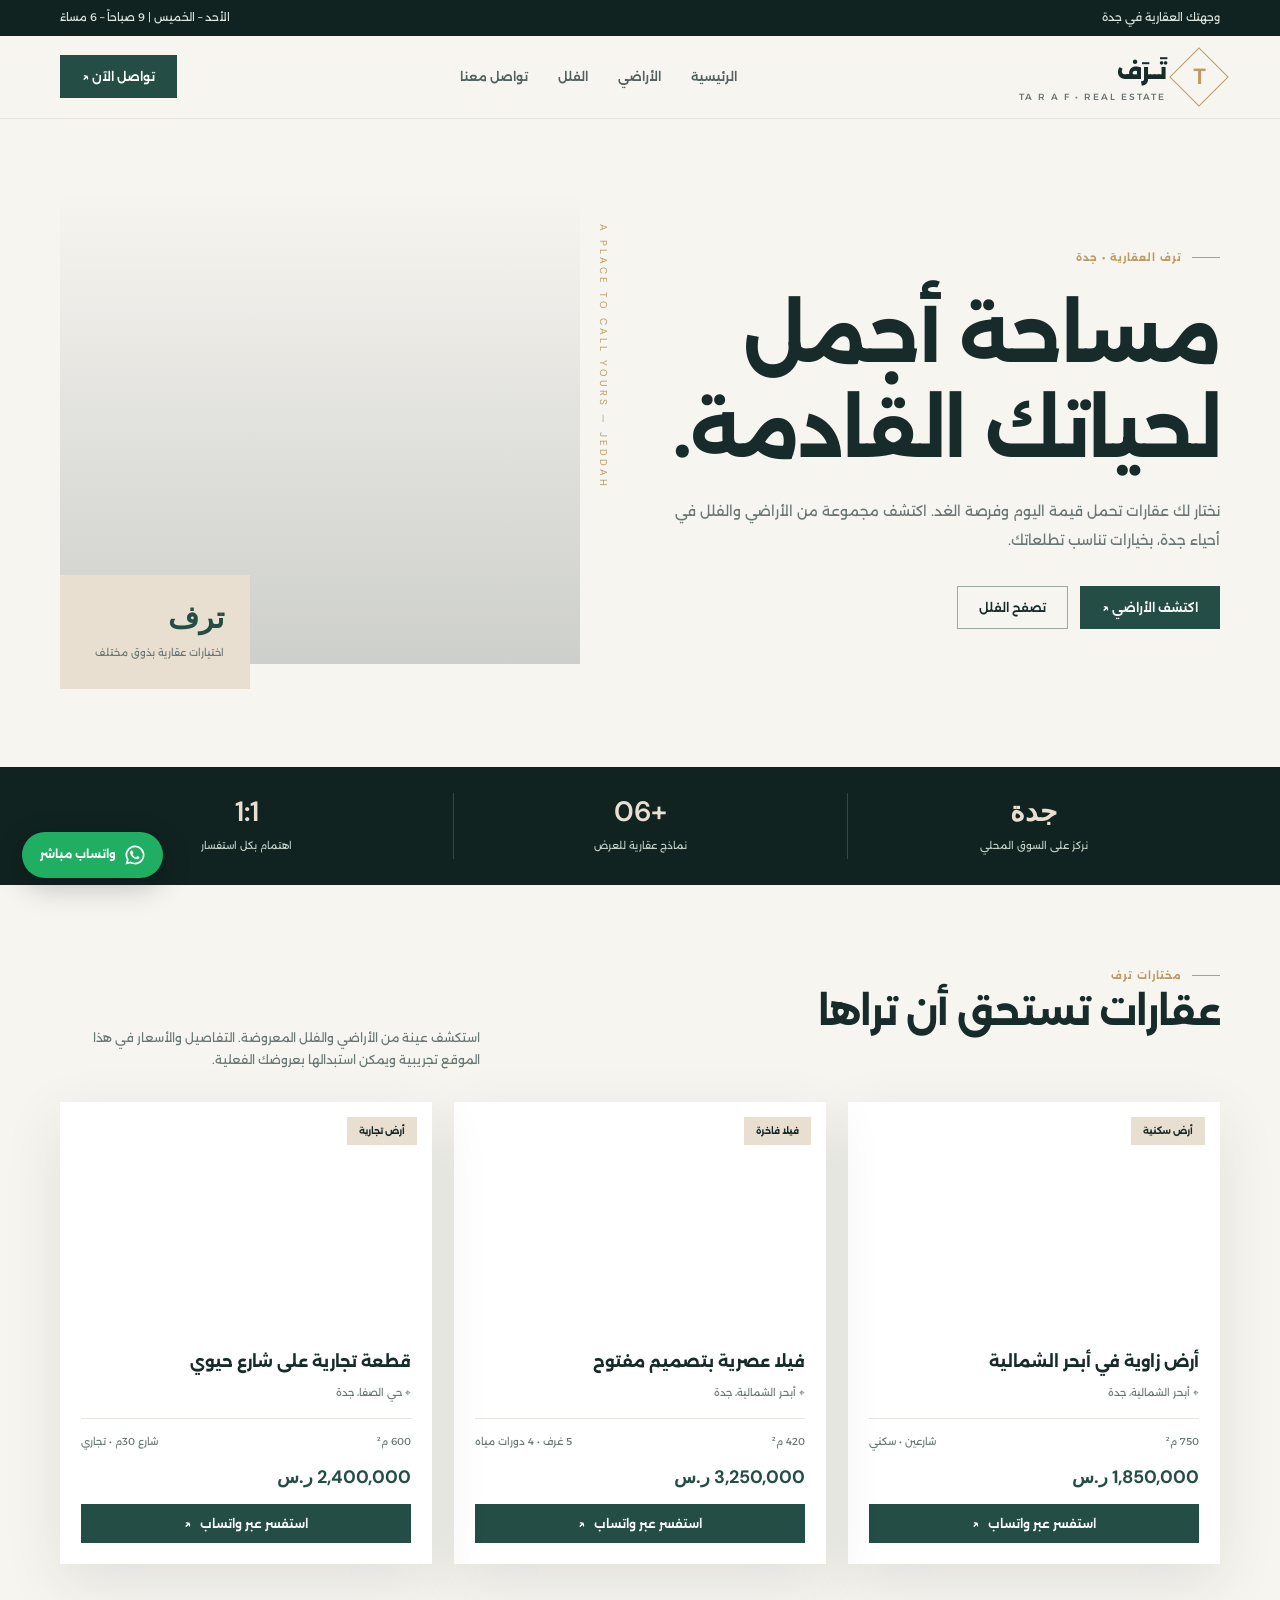
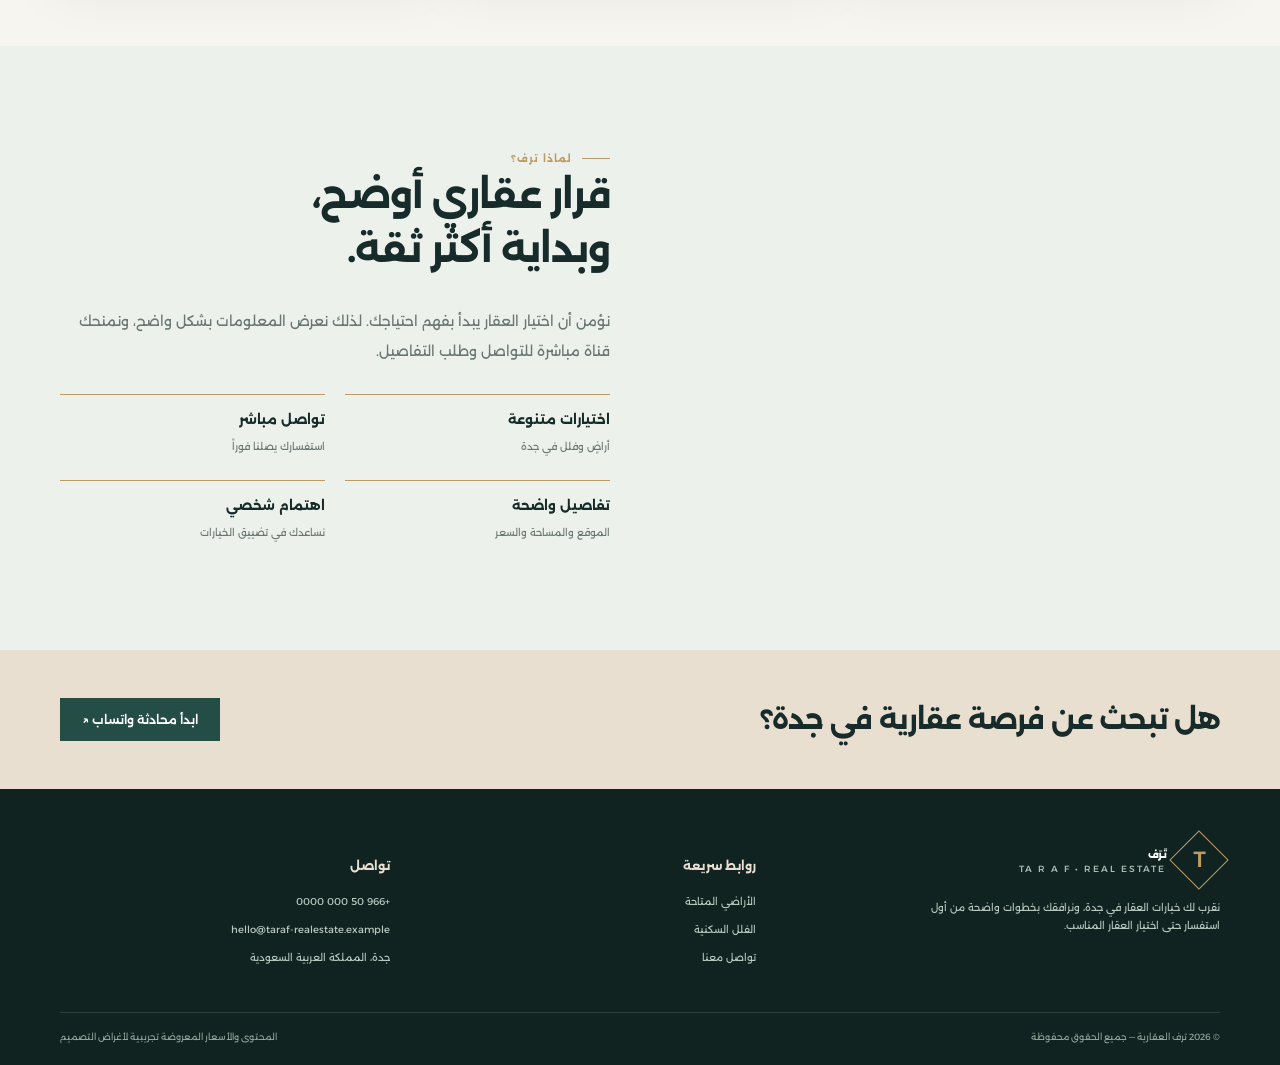
<file: index.html>
<!doctype html><html lang="ar" dir="rtl"><head><meta charset="utf-8"><meta name="viewport" content="width=device-width,initial-scale=1"><meta name="theme-color" content="#102321"><meta name="description" content="ترف العقارية — فلل وأراضٍ مختارة في جدة"><title>الرئيسية | ترف العقارية</title><link rel="stylesheet" href="assets/style.css"></head><body><div class="topbar"><div class="container"><span>وجهتك العقارية في جدة</span><span>الأحد – الخميس | 9 صباحاً – 6 مساءً</span></div></div><div class="nav-wrap"><nav class="container"><a class="brand" href="index.html"><span class="brand-mark"><span>T</span></span><span>تَــرَف<small>TA R A F  •  REAL ESTATE</small></span></a><div class="nav-links"><a href="index.html">الرئيسية</a><a href="lands.html">الأراضي</a><a href="villas.html">الفلل</a><a href="contact.html">تواصل معنا</a></div><a class="btn" href="https://wa.me/966500000000?text=مرحباً%20ترَف،%20أرغب%20بالتواصل" target="_blank" rel="noopener">تواصل الآن ↗</a></nav></div>
<main><section class="hero"><div class="container hero-grid"><div class="hero-copy"><div class="eyebrow">ترف العقارية • جدة</div><h1>مساحة أجمل<br>لحياتك القادمة.</h1><p class="lead">نختار لك عقارات تحمل قيمة اليوم وفرصة الغد. اكتشف مجموعة من الأراضي والفلل في أحياء جدة، بخيارات تناسب تطلعاتك.</p><div class="hero-actions"><a class="btn" href="lands.html">اكتشف الأراضي ↗</a><a class="btn btn-outline" href="villas.html">تصفح الفلل</a></div></div><div class="hero-visual"><div class="hero-photo"></div><div class="hero-note">A PLACE TO CALL YOURS — JEDDAH</div><div class="hero-stamp"><strong>ترف</strong><span>اختيارات عقارية بذوق مختلف</span></div></div></div></section>
<section class="stats"><div class="container stats-grid"><div class="stat"><strong>جدة</strong><span>نركز على السوق المحلي</span></div><div class="stat"><strong>+06</strong><span>نماذج عقارية للعرض</span></div><div class="stat"><strong>1:1</strong><span>اهتمام بكل استفسار</span></div></div></section>
<section class="section"><div class="container"><div class="section-head"><div><div class="eyebrow">مختارات ترف</div><h2>عقارات تستحق أن تراها</h2></div><p>استكشف عينة من الأراضي والفلل المعروضة. التفاصيل والأسعار في هذا الموقع تجريبية ويمكن استبدالها بعروضك الفعلية.</p></div><div class="cards"><article class="property-card" data-type="land"><div class="property-image" style="background-image:url('https://images.unsplash.com/photo-1500382017468-9049fed747ef?auto=format&fit=crop&w=900&q=80')"><span class="tag">أرض سكنية</span></div><div class="property-body"><h3>أرض زاوية في أبحر الشمالية</h3><div class="location">⌖ أبحر الشمالية، جدة</div><div class="property-meta"><span>750 م²</span><span>شارعين • سكني</span></div><div class="price">1,850,000 ر.س</div><a class="btn" href="https://wa.me/966500000000?text=أرغب%20بالاستفسار%20عن%20أرض%20زاوية%20في%20أبحر%20الشمالية" target="_blank" rel="noopener">استفسر عبر واتساب <span>↗</span></a></div></article><article class="property-card" data-type="villa"><div class="property-image" style="background-image:url('https://images.unsplash.com/photo-1600607687920-4e2a09cf159d?auto=format&fit=crop&w=900&q=80')"><span class="tag">فيلا فاخرة</span></div><div class="property-body"><h3>فيلا عصرية بتصميم مفتوح</h3><div class="location">⌖ أبحر الشمالية، جدة</div><div class="property-meta"><span>420 م²</span><span>5 غرف • 4 دورات مياه</span></div><div class="price">3,250,000 ر.س</div><a class="btn" href="https://wa.me/966500000000?text=أرغب%20بالاستفسار%20عن%20فيلا%20عصرية%20بتصميم%20مفتوح" target="_blank" rel="noopener">استفسر عبر واتساب <span>↗</span></a></div></article><article class="property-card" data-type="land"><div class="property-image" style="background-image:url('https://images.unsplash.com/photo-1511818966892-d7d671e672a2?auto=format&fit=crop&w=900&q=80')"><span class="tag">أرض تجارية</span></div><div class="property-body"><h3>قطعة تجارية على شارع حيوي</h3><div class="location">⌖ حي الصفا، جدة</div><div class="property-meta"><span>600 م²</span><span>شارع 30م • تجاري</span></div><div class="price">2,400,000 ر.س</div><a class="btn" href="https://wa.me/966500000000?text=أرغب%20بالاستفسار%20عن%20قطعة%20تجارية%20على%20شارع%20حيوي" target="_blank" rel="noopener">استفسر عبر واتساب <span>↗</span></a></div></article></div></div></section>
<section class="section" style="background:#edf1ec"><div class="container split"><div class="split-image" style="background-image:url('https://images.unsplash.com/photo-1600566753190-17f0baa2a6c3?auto=format&fit=crop&w=1200&q=85')"></div><div><div class="eyebrow">لماذا ترف؟</div><h2>قرار عقاري أوضح،<br>وبداية أكثر ثقة.</h2><p class="lead">نؤمن أن اختيار العقار يبدأ بفهم احتياجك. لذلك نعرض المعلومات بشكل واضح، ونمنحك قناة مباشرة للتواصل وطلب التفاصيل.</p><div class="feature-list"><div class="feature"><strong>اختيارات متنوعة</strong><span>أراضٍ وفلل في جدة</span></div><div class="feature"><strong>تواصل مباشر</strong><span>استفسارك يصلنا فوراً</span></div><div class="feature"><strong>تفاصيل واضحة</strong><span>الموقع والمساحة والسعر</span></div><div class="feature"><strong>اهتمام شخصي</strong><span>نساعدك في تضييق الخيارات</span></div></div></div></div></section>
<section class="cta-band"><div class="container cta-row"><h2>هل تبحث عن فرصة عقارية في جدة؟</h2><a class="btn" href="https://wa.me/966500000000?text=مرحباً%20ترَف،%20أرغب%20بمساعدتكم%20في%20اختيار%20عقار" target="_blank" rel="noopener">ابدأ محادثة واتساب ↗</a></div></section></main><footer class="footer"><div class="container"><div class="footer-grid"><div><a class="brand" href="index.html"><span class="brand-mark"><span>T</span></span><span style="color:#fff">تَــرَف<small style="color:#aabbb1">TA R A F • REAL ESTATE</small></span></a><p style="margin-top:18px;max-width:300px">نقرب لك خيارات العقار في جدة، ونرافقك بخطوات واضحة من أول استفسار حتى اختيار العقار المناسب.</p></div><div><h4>روابط سريعة</h4><p><a href="lands.html">الأراضي المتاحة</a></p><p><a href="villas.html">الفلل السكنية</a></p><p><a href="contact.html">تواصل معنا</a></p></div><div><h4>تواصل</h4><p>+966 50 000 0000</p><p>hello@taraf-realestate.example</p><p>جدة، المملكة العربية السعودية</p></div></div><div class="footer-bottom"><span>© 2026 ترف العقارية — جميع الحقوق محفوظة</span><span>المحتوى والأسعار المعروضة تجريبية لأغراض التصميم</span></div></div></footer><a class="whatsapp-float" href="https://wa.me/966500000000?text=مرحباً%20ترَف،%20أرغب%20بالاستفسار%20عن%20عقار" target="_blank" rel="noopener" aria-label="تواصل عبر واتساب"><svg viewBox="0 0 32 32" aria-hidden="true"><path d="M16 .8A15.1 15.1 0 0 0 3 23.6L.9 31l7.6-2A15.1 15.1 0 1 0 16 .8zm0 27.5a12.3 12.3 0 0 1-6.3-1.7l-.5-.3-4.5 1.2 1.2-4.4-.3-.5A12.4 12.4 0 1 1 16 28.3zm6.8-9.2c-.4-.2-2.2-1.1-2.6-1.2-.4-.1-.6-.2-.9.2-.3.4-1 1.2-1.2 1.5-.2.3-.5.3-.9.1-.4-.2-1.6-.6-3-1.9-1.1-1-1.9-2.2-2.1-2.6-.2-.4 0-.6.2-.8l.6-.7c.2-.2.3-.4.4-.6.1-.3 0-.5 0-.7-.1-.2-.9-2.1-1.2-2.9-.3-.7-.6-.6-.9-.6h-.8c-.3 0-.7.1-1 .5-.4.4-1.3 1.3-1.3 3.1s1.3 3.5 1.5 3.7c.2.2 2.6 4 6.3 5.6.9.4 1.6.6 2.1.7.9.3 1.7.2 2.3.1.7-.1 2.2-.9 2.5-1.8.3-.9.3-1.6.2-1.8-.1-.2-.4-.3-.8-.5z"/></svg>واتساب مباشر</a></body></html>
</file>
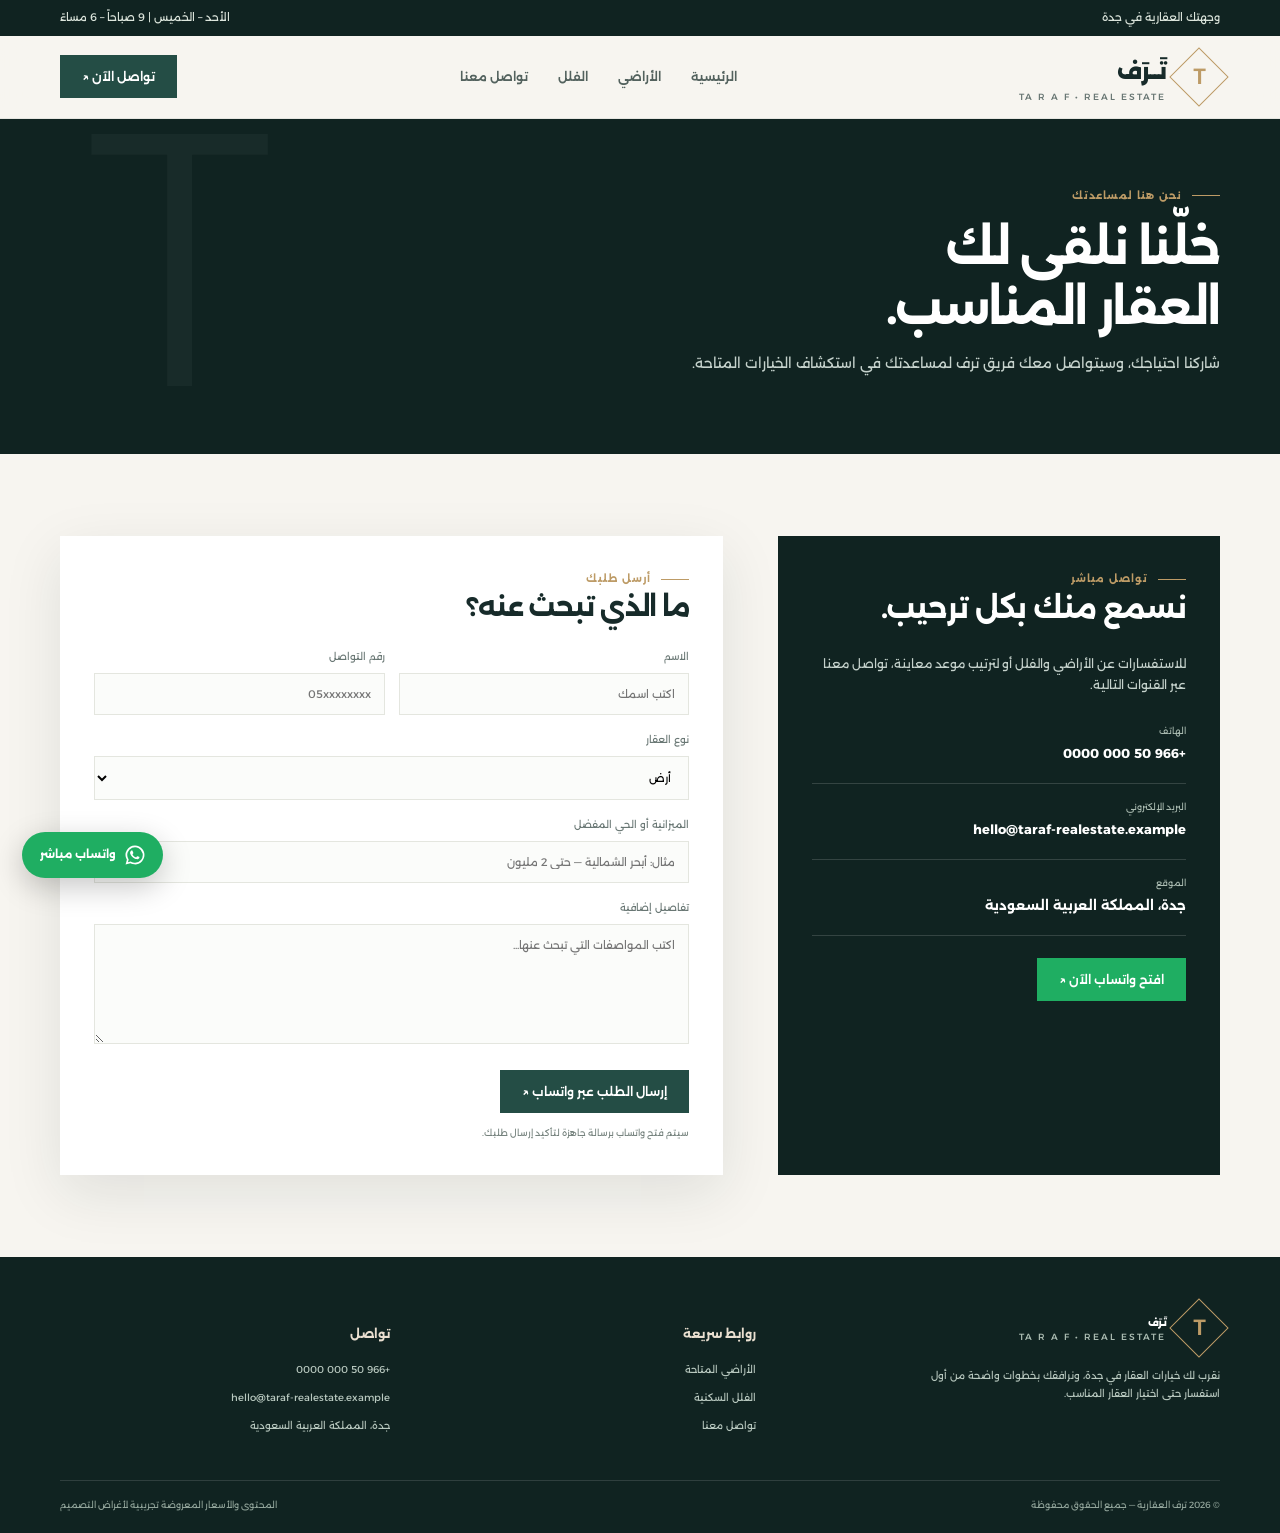
<file: contact.html>
<!doctype html><html lang="ar" dir="rtl"><head><meta charset="utf-8"><meta name="viewport" content="width=device-width,initial-scale=1"><meta name="theme-color" content="#102321"><meta name="description" content="ترف العقارية — فلل وأراضٍ مختارة في جدة"><title>تواصل معنا | ترف العقارية</title><link rel="stylesheet" href="assets/style.css"></head><body><div class="topbar"><div class="container"><span>وجهتك العقارية في جدة</span><span>الأحد – الخميس | 9 صباحاً – 6 مساءً</span></div></div><div class="nav-wrap"><nav class="container"><a class="brand" href="index.html"><span class="brand-mark"><span>T</span></span><span>تَــرَف<small>TA R A F  •  REAL ESTATE</small></span></a><div class="nav-links"><a href="index.html">الرئيسية</a><a href="lands.html">الأراضي</a><a href="villas.html">الفلل</a><a href="contact.html">تواصل معنا</a></div><a class="btn" href="https://wa.me/966500000000?text=مرحباً%20ترَف،%20أرغب%20بالتواصل" target="_blank" rel="noopener">تواصل الآن ↗</a></nav></div>
<main><section class="page-hero"><div class="container"><div class="eyebrow">نحن هنا لمساعدتك</div><h1 style="font-size:48px;margin:12px 0">خلّنا نلقى لك<br>العقار المناسب.</h1><p class="lead">شاركنا احتياجك، وسيتواصل معك فريق ترف لمساعدتك في استكشاف الخيارات المتاحة.</p></div></section><section class="section"><div class="container contact-grid"><aside class="contact-box"><div class="eyebrow">تواصل مباشر</div><h2 style="color:white;font-size:29px">نسمع منك بكل ترحيب.</h2><p>للاستفسارات عن الأراضي والفلل أو لترتيب موعد معاينة، تواصل معنا عبر القنوات التالية.</p><div class="contact-line"><small>الهاتف</small><strong>+966 50 000 0000</strong></div><div class="contact-line"><small>البريد الإلكتروني</small><strong>hello@taraf-realestate.example</strong></div><div class="contact-line"><small>الموقع</small><strong>جدة، المملكة العربية السعودية</strong></div><a class="btn" style="margin-top:22px;background:#1fae62;border-color:#1fae62" href="https://wa.me/966500000000?text=مرحباً%20ترَف،%20أرغب%20بالتواصل" target="_blank" rel="noopener">افتح واتساب الآن ↗</a></aside><div class="form"><div class="eyebrow">أرسل طلبك</div><h2 style="font-size:27px">ما الذي تبحث عنه؟</h2><form id="leadForm"><div class="form-row"><div class="field"><label>الاسم</label><input id="name" required placeholder="اكتب اسمك"></div><div class="field"><label>رقم التواصل</label><input id="phone" required placeholder="05xxxxxxxx" inputmode="tel"></div></div><div class="field"><label>نوع العقار</label><select id="kind"><option>أرض</option><option>فيلا</option><option>أبحث عن الاثنين</option></select></div><div class="field"><label>الميزانية أو الحي المفضل</label><input id="budget" placeholder="مثال: أبحر الشمالية — حتى 2 مليون"></div><div class="field"><label>تفاصيل إضافية</label><textarea id="message" placeholder="اكتب المواصفات التي تبحث عنها..."></textarea></div><button class="btn" type="submit">إرسال الطلب عبر واتساب ↗</button></form><p id="formHint" style="font-size:9px;color:#75827d;margin:12px 0 0">سيتم فتح واتساب برسالة جاهزة لتأكيد إرسال طلبك.</p></div></div></section></main><footer class="footer"><div class="container"><div class="footer-grid"><div><a class="brand" href="index.html"><span class="brand-mark"><span>T</span></span><span style="color:#fff">تَــرَف<small style="color:#aabbb1">TA R A F • REAL ESTATE</small></span></a><p style="margin-top:18px;max-width:300px">نقرب لك خيارات العقار في جدة، ونرافقك بخطوات واضحة من أول استفسار حتى اختيار العقار المناسب.</p></div><div><h4>روابط سريعة</h4><p><a href="lands.html">الأراضي المتاحة</a></p><p><a href="villas.html">الفلل السكنية</a></p><p><a href="contact.html">تواصل معنا</a></p></div><div><h4>تواصل</h4><p>+966 50 000 0000</p><p>hello@taraf-realestate.example</p><p>جدة، المملكة العربية السعودية</p></div></div><div class="footer-bottom"><span>© 2026 ترف العقارية — جميع الحقوق محفوظة</span><span>المحتوى والأسعار المعروضة تجريبية لأغراض التصميم</span></div></div></footer><a class="whatsapp-float" href="https://wa.me/966500000000?text=مرحباً%20ترَف،%20أرغب%20بالاستفسار%20عن%20عقار" target="_blank" rel="noopener" aria-label="تواصل عبر واتساب"><svg viewBox="0 0 32 32" aria-hidden="true"><path d="M16 .8A15.1 15.1 0 0 0 3 23.6L.9 31l7.6-2A15.1 15.1 0 1 0 16 .8zm0 27.5a12.3 12.3 0 0 1-6.3-1.7l-.5-.3-4.5 1.2 1.2-4.4-.3-.5A12.4 12.4 0 1 1 16 28.3zm6.8-9.2c-.4-.2-2.2-1.1-2.6-1.2-.4-.1-.6-.2-.9.2-.3.4-1 1.2-1.2 1.5-.2.3-.5.3-.9.1-.4-.2-1.6-.6-3-1.9-1.1-1-1.9-2.2-2.1-2.6-.2-.4 0-.6.2-.8l.6-.7c.2-.2.3-.4.4-.6.1-.3 0-.5 0-.7-.1-.2-.9-2.1-1.2-2.9-.3-.7-.6-.6-.9-.6h-.8c-.3 0-.7.1-1 .5-.4.4-1.3 1.3-1.3 3.1s1.3 3.5 1.5 3.7c.2.2 2.6 4 6.3 5.6.9.4 1.6.6 2.1.7.9.3 1.7.2 2.3.1.7-.1 2.2-.9 2.5-1.8.3-.9.3-1.6.2-1.8-.1-.2-.4-.3-.8-.5z"/></svg>واتساب مباشر</a>
<script>
document.getElementById('leadForm').addEventListener('submit',function(e){e.preventDefault();const n=document.getElementById('name').value;const p=document.getElementById('phone').value;const k=document.getElementById('kind').value;const b=document.getElementById('budget').value;const m=document.getElementById('message').value;const msg=`مرحباً ترف، أرغب بالتواصل. الاسم: ${n}. رقم التواصل: ${p}. نوع العقار: ${k}. الميزانية/الحي: ${b}. التفاصيل: ${m}`;window.open('https://wa.me/966500000000?text='+encodeURIComponent(msg),'_blank','noopener');});
</script></body></html>
</file>
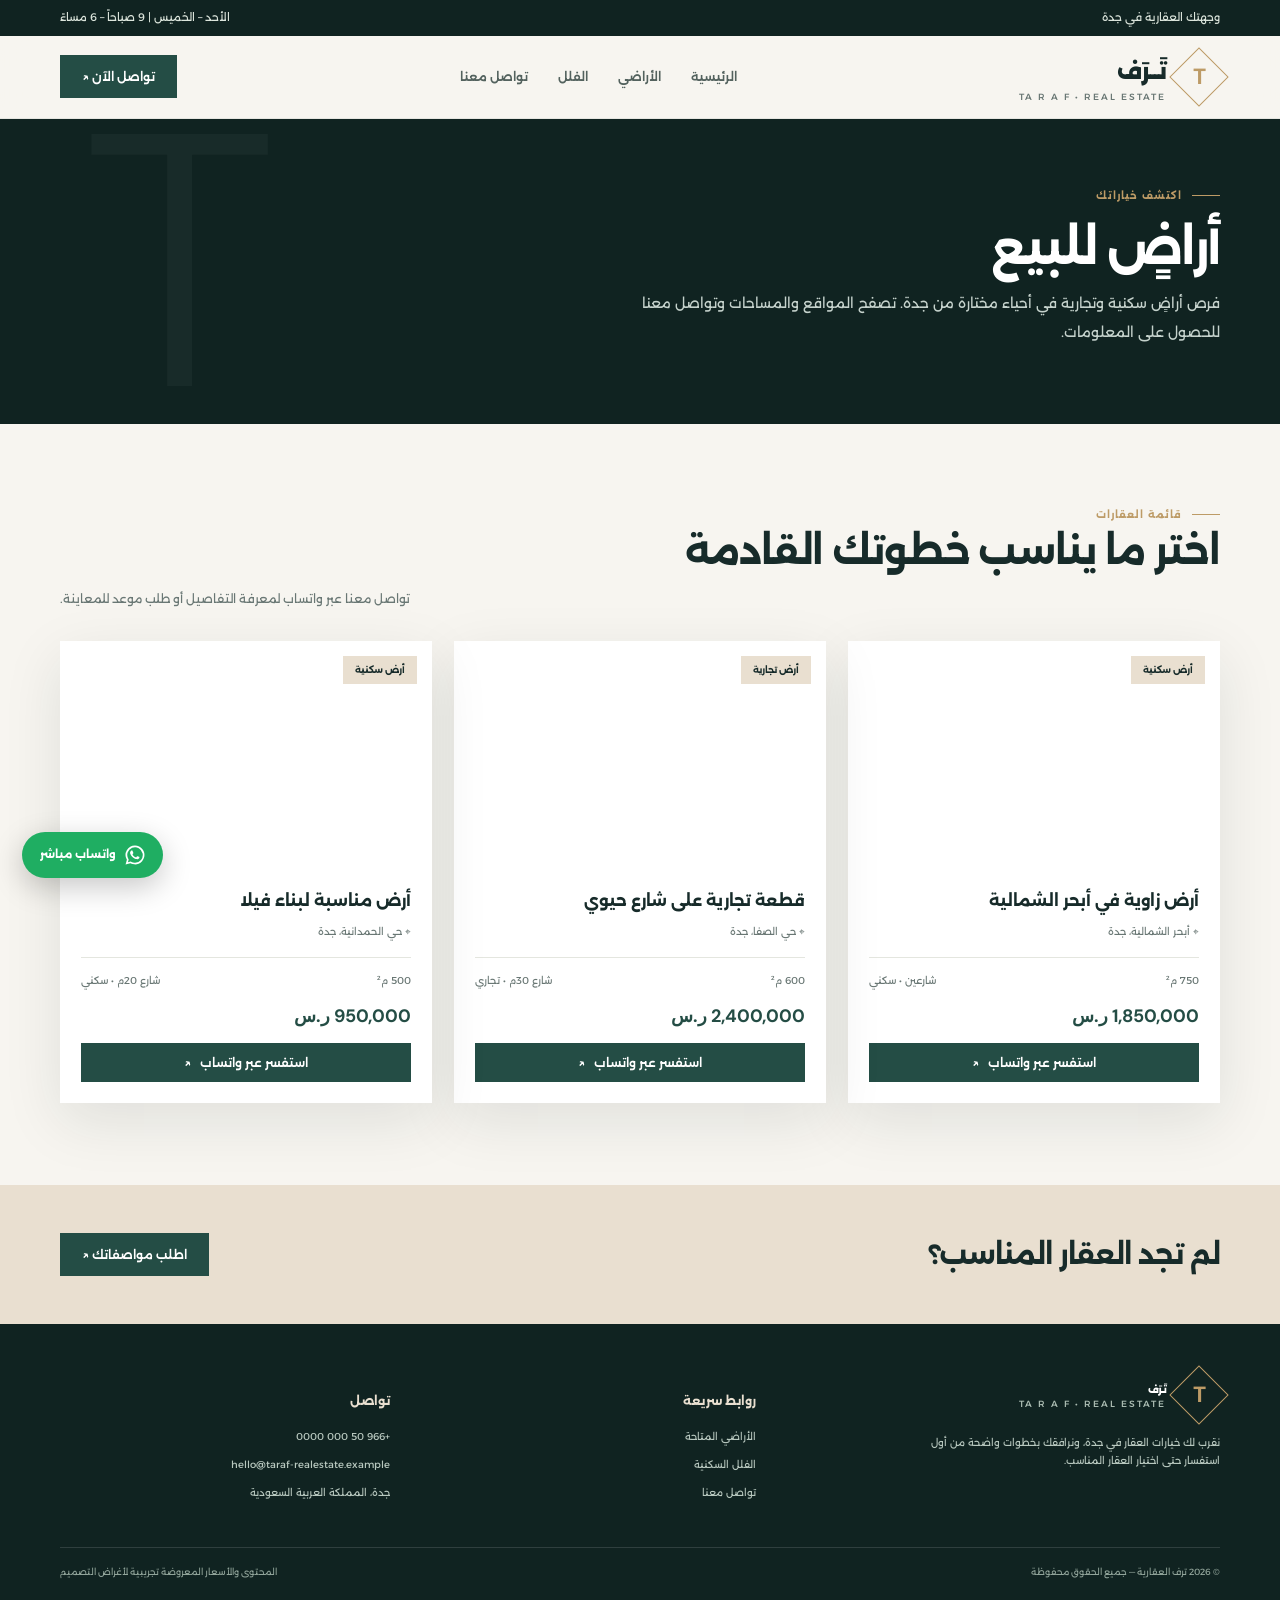
<file: lands.html>
<!doctype html><html lang="ar" dir="rtl"><head><meta charset="utf-8"><meta name="viewport" content="width=device-width,initial-scale=1"><meta name="theme-color" content="#102321"><meta name="description" content="ترف العقارية — فلل وأراضٍ مختارة في جدة"><title>أراضٍ للبيع | ترف العقارية</title><link rel="stylesheet" href="assets/style.css"></head><body><div class="topbar"><div class="container"><span>وجهتك العقارية في جدة</span><span>الأحد – الخميس | 9 صباحاً – 6 مساءً</span></div></div><div class="nav-wrap"><nav class="container"><a class="brand" href="index.html"><span class="brand-mark"><span>T</span></span><span>تَــرَف<small>TA R A F  •  REAL ESTATE</small></span></a><div class="nav-links"><a href="index.html">الرئيسية</a><a href="lands.html">الأراضي</a><a href="villas.html">الفلل</a><a href="contact.html">تواصل معنا</a></div><a class="btn" href="https://wa.me/966500000000?text=مرحباً%20ترَف،%20أرغب%20بالتواصل" target="_blank" rel="noopener">تواصل الآن ↗</a></nav></div><main><section class="page-hero"><div class="container"><div class="eyebrow">اكتشف خياراتك</div><h1 style="font-size:48px;margin:12px 0">أراضٍ للبيع</h1><p class="lead">فرص أراضٍ سكنية وتجارية في أحياء مختارة من جدة. تصفح المواقع والمساحات وتواصل معنا للحصول على المعلومات.</p></div></section><section class="section"><div class="container"><div class="section-head"><div><div class="eyebrow">قائمة العقارات</div><h2>اختر ما يناسب خطوتك القادمة</h2></div><p>تواصل معنا عبر واتساب لمعرفة التفاصيل أو طلب موعد للمعاينة.</p></div><div class="property-grid"><article class="property-card" data-type="land"><div class="property-image" style="background-image:url('https://images.unsplash.com/photo-1500382017468-9049fed747ef?auto=format&fit=crop&w=900&q=80')"><span class="tag">أرض سكنية</span></div><div class="property-body"><h3>أرض زاوية في أبحر الشمالية</h3><div class="location">⌖ أبحر الشمالية، جدة</div><div class="property-meta"><span>750 م²</span><span>شارعين • سكني</span></div><div class="price">1,850,000 ر.س</div><a class="btn" href="https://wa.me/966500000000?text=أرغب%20بالاستفسار%20عن%20أرض%20زاوية%20في%20أبحر%20الشمالية" target="_blank" rel="noopener">استفسر عبر واتساب <span>↗</span></a></div></article><article class="property-card" data-type="land"><div class="property-image" style="background-image:url('https://images.unsplash.com/photo-1511818966892-d7d671e672a2?auto=format&fit=crop&w=900&q=80')"><span class="tag">أرض تجارية</span></div><div class="property-body"><h3>قطعة تجارية على شارع حيوي</h3><div class="location">⌖ حي الصفا، جدة</div><div class="property-meta"><span>600 م²</span><span>شارع 30م • تجاري</span></div><div class="price">2,400,000 ر.س</div><a class="btn" href="https://wa.me/966500000000?text=أرغب%20بالاستفسار%20عن%20قطعة%20تجارية%20على%20شارع%20حيوي" target="_blank" rel="noopener">استفسر عبر واتساب <span>↗</span></a></div></article><article class="property-card" data-type="land"><div class="property-image" style="background-image:url('https://images.unsplash.com/photo-1500382017468-9049fed747ef?auto=format&fit=crop&w=900&q=80')"><span class="tag">أرض سكنية</span></div><div class="property-body"><h3>أرض مناسبة لبناء فيلا</h3><div class="location">⌖ حي الحمدانية، جدة</div><div class="property-meta"><span>500 م²</span><span>شارع 20م • سكني</span></div><div class="price">950,000 ر.س</div><a class="btn" href="https://wa.me/966500000000?text=أرغب%20بالاستفسار%20عن%20أرض%20مناسبة%20لبناء%20فيلا" target="_blank" rel="noopener">استفسر عبر واتساب <span>↗</span></a></div></article></div></div></section><section class="cta-band"><div class="container cta-row"><h2>لم تجد العقار المناسب؟</h2><a class="btn" href="contact.html">اطلب مواصفاتك ↗</a></div></section></main><footer class="footer"><div class="container"><div class="footer-grid"><div><a class="brand" href="index.html"><span class="brand-mark"><span>T</span></span><span style="color:#fff">تَــرَف<small style="color:#aabbb1">TA R A F • REAL ESTATE</small></span></a><p style="margin-top:18px;max-width:300px">نقرب لك خيارات العقار في جدة، ونرافقك بخطوات واضحة من أول استفسار حتى اختيار العقار المناسب.</p></div><div><h4>روابط سريعة</h4><p><a href="lands.html">الأراضي المتاحة</a></p><p><a href="villas.html">الفلل السكنية</a></p><p><a href="contact.html">تواصل معنا</a></p></div><div><h4>تواصل</h4><p>+966 50 000 0000</p><p>hello@taraf-realestate.example</p><p>جدة، المملكة العربية السعودية</p></div></div><div class="footer-bottom"><span>© 2026 ترف العقارية — جميع الحقوق محفوظة</span><span>المحتوى والأسعار المعروضة تجريبية لأغراض التصميم</span></div></div></footer><a class="whatsapp-float" href="https://wa.me/966500000000?text=مرحباً%20ترَف،%20أرغب%20بالاستفسار%20عن%20عقار" target="_blank" rel="noopener" aria-label="تواصل عبر واتساب"><svg viewBox="0 0 32 32" aria-hidden="true"><path d="M16 .8A15.1 15.1 0 0 0 3 23.6L.9 31l7.6-2A15.1 15.1 0 1 0 16 .8zm0 27.5a12.3 12.3 0 0 1-6.3-1.7l-.5-.3-4.5 1.2 1.2-4.4-.3-.5A12.4 12.4 0 1 1 16 28.3zm6.8-9.2c-.4-.2-2.2-1.1-2.6-1.2-.4-.1-.6-.2-.9.2-.3.4-1 1.2-1.2 1.5-.2.3-.5.3-.9.1-.4-.2-1.6-.6-3-1.9-1.1-1-1.9-2.2-2.1-2.6-.2-.4 0-.6.2-.8l.6-.7c.2-.2.3-.4.4-.6.1-.3 0-.5 0-.7-.1-.2-.9-2.1-1.2-2.9-.3-.7-.6-.6-.9-.6h-.8c-.3 0-.7.1-1 .5-.4.4-1.3 1.3-1.3 3.1s1.3 3.5 1.5 3.7c.2.2 2.6 4 6.3 5.6.9.4 1.6.6 2.1.7.9.3 1.7.2 2.3.1.7-.1 2.2-.9 2.5-1.8.3-.9.3-1.6.2-1.8-.1-.2-.4-.3-.8-.5z"/></svg>واتساب مباشر</a></body></html>
</file>
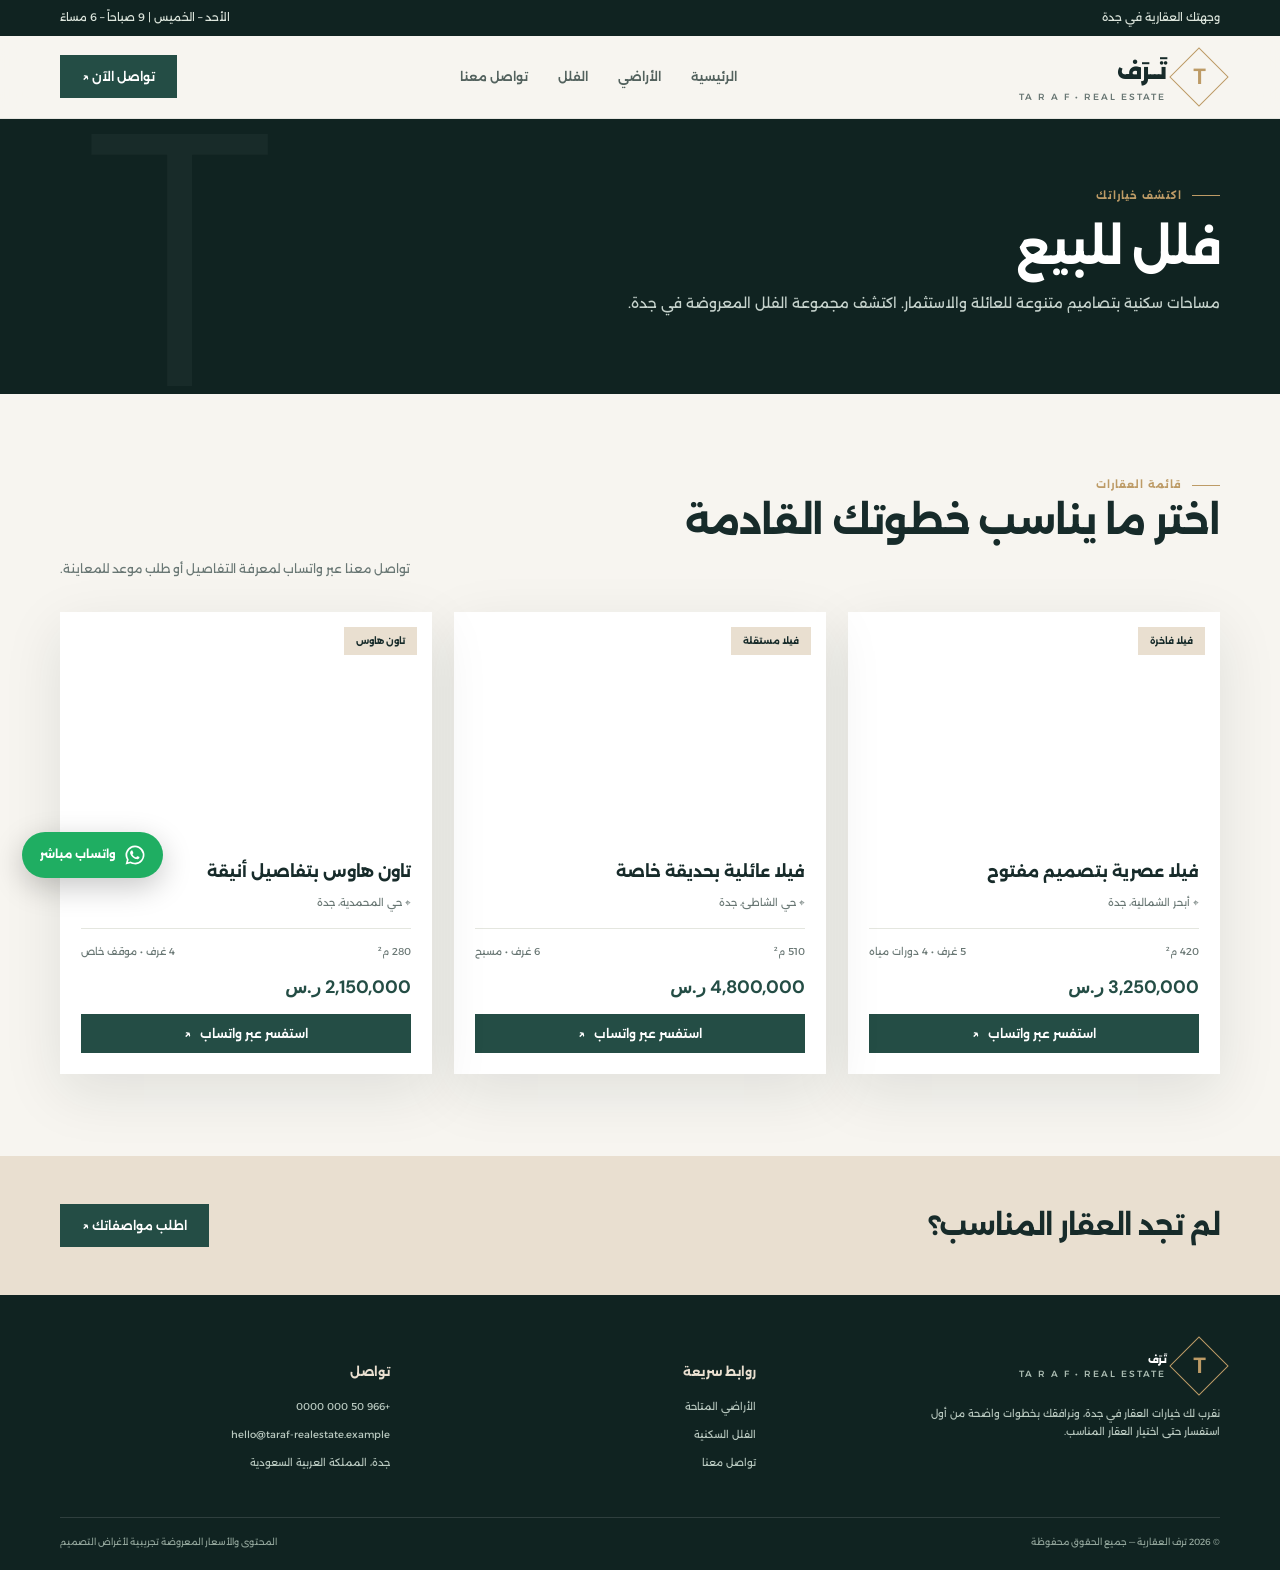
<file: villas.html>
<!doctype html><html lang="ar" dir="rtl"><head><meta charset="utf-8"><meta name="viewport" content="width=device-width,initial-scale=1"><meta name="theme-color" content="#102321"><meta name="description" content="ترف العقارية — فلل وأراضٍ مختارة في جدة"><title>فلل للبيع | ترف العقارية</title><link rel="stylesheet" href="assets/style.css"></head><body><div class="topbar"><div class="container"><span>وجهتك العقارية في جدة</span><span>الأحد – الخميس | 9 صباحاً – 6 مساءً</span></div></div><div class="nav-wrap"><nav class="container"><a class="brand" href="index.html"><span class="brand-mark"><span>T</span></span><span>تَــرَف<small>TA R A F  •  REAL ESTATE</small></span></a><div class="nav-links"><a href="index.html">الرئيسية</a><a href="lands.html">الأراضي</a><a href="villas.html">الفلل</a><a href="contact.html">تواصل معنا</a></div><a class="btn" href="https://wa.me/966500000000?text=مرحباً%20ترَف،%20أرغب%20بالتواصل" target="_blank" rel="noopener">تواصل الآن ↗</a></nav></div><main><section class="page-hero"><div class="container"><div class="eyebrow">اكتشف خياراتك</div><h1 style="font-size:48px;margin:12px 0">فلل للبيع</h1><p class="lead">مساحات سكنية بتصاميم متنوعة للعائلة والاستثمار. اكتشف مجموعة الفلل المعروضة في جدة.</p></div></section><section class="section"><div class="container"><div class="section-head"><div><div class="eyebrow">قائمة العقارات</div><h2>اختر ما يناسب خطوتك القادمة</h2></div><p>تواصل معنا عبر واتساب لمعرفة التفاصيل أو طلب موعد للمعاينة.</p></div><div class="property-grid"><article class="property-card" data-type="villa"><div class="property-image" style="background-image:url('https://images.unsplash.com/photo-1600607687920-4e2a09cf159d?auto=format&fit=crop&w=900&q=80')"><span class="tag">فيلا فاخرة</span></div><div class="property-body"><h3>فيلا عصرية بتصميم مفتوح</h3><div class="location">⌖ أبحر الشمالية، جدة</div><div class="property-meta"><span>420 م²</span><span>5 غرف • 4 دورات مياه</span></div><div class="price">3,250,000 ر.س</div><a class="btn" href="https://wa.me/966500000000?text=أرغب%20بالاستفسار%20عن%20فيلا%20عصرية%20بتصميم%20مفتوح" target="_blank" rel="noopener">استفسر عبر واتساب <span>↗</span></a></div></article><article class="property-card" data-type="villa"><div class="property-image" style="background-image:url('https://images.unsplash.com/photo-1600607687939-ce8a6c25118c?auto=format&fit=crop&w=900&q=80')"><span class="tag">فيلا مستقلة</span></div><div class="property-body"><h3>فيلا عائلية بحديقة خاصة</h3><div class="location">⌖ حي الشاطئ، جدة</div><div class="property-meta"><span>510 م²</span><span>6 غرف • مسبح</span></div><div class="price">4,800,000 ر.س</div><a class="btn" href="https://wa.me/966500000000?text=أرغب%20بالاستفسار%20عن%20فيلا%20عائلية%20بحديقة%20خاصة" target="_blank" rel="noopener">استفسر عبر واتساب <span>↗</span></a></div></article><article class="property-card" data-type="villa"><div class="property-image" style="background-image:url('https://images.unsplash.com/photo-1600566753086-00f18fb6b3ea?auto=format&fit=crop&w=900&q=80')"><span class="tag">تاون هاوس</span></div><div class="property-body"><h3>تاون هاوس بتفاصيل أنيقة</h3><div class="location">⌖ حي المحمدية، جدة</div><div class="property-meta"><span>280 م²</span><span>4 غرف • موقف خاص</span></div><div class="price">2,150,000 ر.س</div><a class="btn" href="https://wa.me/966500000000?text=أرغب%20بالاستفسار%20عن%20تاون%20هاوس%20بتفاصيل%20أنيقة" target="_blank" rel="noopener">استفسر عبر واتساب <span>↗</span></a></div></article></div></div></section><section class="cta-band"><div class="container cta-row"><h2>لم تجد العقار المناسب؟</h2><a class="btn" href="contact.html">اطلب مواصفاتك ↗</a></div></section></main><footer class="footer"><div class="container"><div class="footer-grid"><div><a class="brand" href="index.html"><span class="brand-mark"><span>T</span></span><span style="color:#fff">تَــرَف<small style="color:#aabbb1">TA R A F • REAL ESTATE</small></span></a><p style="margin-top:18px;max-width:300px">نقرب لك خيارات العقار في جدة، ونرافقك بخطوات واضحة من أول استفسار حتى اختيار العقار المناسب.</p></div><div><h4>روابط سريعة</h4><p><a href="lands.html">الأراضي المتاحة</a></p><p><a href="villas.html">الفلل السكنية</a></p><p><a href="contact.html">تواصل معنا</a></p></div><div><h4>تواصل</h4><p>+966 50 000 0000</p><p>hello@taraf-realestate.example</p><p>جدة، المملكة العربية السعودية</p></div></div><div class="footer-bottom"><span>© 2026 ترف العقارية — جميع الحقوق محفوظة</span><span>المحتوى والأسعار المعروضة تجريبية لأغراض التصميم</span></div></div></footer><a class="whatsapp-float" href="https://wa.me/966500000000?text=مرحباً%20ترَف،%20أرغب%20بالاستفسار%20عن%20عقار" target="_blank" rel="noopener" aria-label="تواصل عبر واتساب"><svg viewBox="0 0 32 32" aria-hidden="true"><path d="M16 .8A15.1 15.1 0 0 0 3 23.6L.9 31l7.6-2A15.1 15.1 0 1 0 16 .8zm0 27.5a12.3 12.3 0 0 1-6.3-1.7l-.5-.3-4.5 1.2 1.2-4.4-.3-.5A12.4 12.4 0 1 1 16 28.3zm6.8-9.2c-.4-.2-2.2-1.1-2.6-1.2-.4-.1-.6-.2-.9.2-.3.4-1 1.2-1.2 1.5-.2.3-.5.3-.9.1-.4-.2-1.6-.6-3-1.9-1.1-1-1.9-2.2-2.1-2.6-.2-.4 0-.6.2-.8l.6-.7c.2-.2.3-.4.4-.6.1-.3 0-.5 0-.7-.1-.2-.9-2.1-1.2-2.9-.3-.7-.6-.6-.9-.6h-.8c-.3 0-.7.1-1 .5-.4.4-1.3 1.3-1.3 3.1s1.3 3.5 1.5 3.7c.2.2 2.6 4 6.3 5.6.9.4 1.6.6 2.1.7.9.3 1.7.2 2.3.1.7-.1 2.2-.9 2.5-1.8.3-.9.3-1.6.2-1.8-.1-.2-.4-.3-.8-.5z"/></svg>واتساب مباشر</a></body></html>
</file>
<file: assets/style.css>
@import url('https://fonts.googleapis.com/css2?family=Alexandria:wght@300;400;500;600;700;800&family=DM+Sans:wght@400;500;600;700&display=swap');
:root{--ink:#172b2a;--deep:#102321;--green:#244d45;--sage:#a9b9a7;--sand:#e9dfd0;--cream:#f7f5f0;--gold:#bd9b66;--muted:#697774;--white:#fff;--line:#e4e6df;--shadow:0 18px 55px rgba(22,43,40,.10)}
*{box-sizing:border-box}html{scroll-behavior:smooth}body{margin:0;background:var(--cream);color:var(--ink);font-family:'Alexandria',sans-serif;line-height:1.8}a{color:inherit;text-decoration:none}img{max-width:100%;display:block}.container{width:min(1160px,calc(100% - 44px));margin:auto}.topbar{background:var(--deep);color:#dce5dc;font-size:11px;padding:8px 0}.topbar .container{display:flex;justify-content:space-between;gap:16px}.nav-wrap{position:sticky;top:0;z-index:20;background:rgba(247,245,240,.94);backdrop-filter:blur(14px);border-bottom:1px solid rgba(23,43,42,.08)}nav{height:82px;display:flex;align-items:center;justify-content:space-between;gap:24px}.brand{display:flex;align-items:center;gap:12px;font-size:23px;font-weight:800;letter-spacing:-1px}.brand-mark{width:42px;height:42px;border:1px solid var(--gold);display:grid;place-items:center;color:var(--gold);font-family:'DM Sans';font-size:22px;transform:rotate(45deg)}.brand-mark span{transform:rotate(-45deg)}.brand small{display:block;font-size:9px;letter-spacing:2px;color:var(--muted);font-weight:500;line-height:1.2}.nav-links{display:flex;align-items:center;gap:30px;font-size:12px;font-weight:600}.nav-links a{color:#53625e;transition:.2s}.nav-links a:hover,.nav-links a.active{color:var(--gold)}.btn{display:inline-flex;align-items:center;justify-content:center;gap:9px;padding:13px 21px;background:var(--green);color:white;border:1px solid var(--green);font:600 12px 'Alexandria';transition:.25s;cursor:pointer}.btn:hover{background:var(--deep);transform:translateY(-2px)}.btn-outline{background:transparent;color:var(--ink);border-color:#9ba9a0}.btn-outline:hover{color:#fff}.eyebrow{display:flex;align-items:center;gap:10px;color:var(--gold);font-size:10px;font-weight:700;letter-spacing:1px}.eyebrow:before{content:'';width:28px;height:1px;background:var(--gold)}h1,h2,h3,p{margin-top:0}h1{font-size:clamp(38px,6vw,76px);line-height:1.25;letter-spacing:-2px;margin:20px 0}h2{font-size:clamp(27px,3vw,42px);line-height:1.4;letter-spacing:-1px}h3{font-size:18px}.lead{font-size:14px;color:var(--muted);max-width:600px;line-height:2.1}.hero{padding:70px 0 78px;overflow:hidden}.hero-grid{display:grid;grid-template-columns:1fr 1fr;gap:60px;align-items:center}.hero-copy{padding:10px 0}.hero-actions{display:flex;gap:12px;flex-wrap:wrap;margin-top:30px}.hero-visual{position:relative;min-height:500px}.hero-photo{position:absolute;inset:0 30px 25px 0;background:linear-gradient(0deg,rgba(16,35,33,.18),transparent),url('https://images.unsplash.com/photo-1600607687939-ce8a6c25118c?auto=format&fit=crop&w=1200&q=85') center/cover}.hero-stamp{position:absolute;bottom:0;left:0;background:var(--sand);padding:23px 26px;width:190px}.hero-stamp strong{font:600 30px 'DM Sans';display:block;color:var(--green)}.hero-stamp span{font-size:10px;color:var(--muted)}.hero-note{position:absolute;top:35px;right:0;writing-mode:vertical-rl;letter-spacing:3px;font:10px 'DM Sans';color:var(--gold)}.stats{background:var(--deep);color:white;padding:26px 0}.stats-grid{display:grid;grid-template-columns:repeat(3,1fr);gap:20px}.stat{text-align:center;border-left:1px solid rgba(255,255,255,.16)}.stat:last-child{border:0}.stat strong{font:600 28px 'DM Sans';color:var(--sand);display:block}.stat span{font-size:10px;color:#c3d0c7}.section{padding:82px 0}.section-head{display:flex;align-items:end;justify-content:space-between;gap:24px;margin-bottom:32px}.section-head p{max-width:420px;color:var(--muted);font-size:12px;margin:0}.cards{display:grid;grid-template-columns:repeat(3,1fr);gap:22px}.property-card{background:#fff;box-shadow:var(--shadow);transition:.25s}.property-card:hover{transform:translateY(-5px)}.property-image{height:225px;position:relative;background-size:cover;background-position:center}.tag{position:absolute;top:15px;right:15px;background:var(--sand);padding:6px 12px;font-size:9px;font-weight:700}.property-body{padding:21px}.property-body h3{margin:0 0 7px;font-size:16px}.location{font-size:10px;color:var(--muted)}.property-meta{display:flex;justify-content:space-between;gap:10px;border-top:1px solid var(--line);padding-top:14px;margin-top:16px;font-size:10px;color:var(--muted)}.price{font:700 18px 'DM Sans';color:var(--green);margin-top:14px}.property-body .btn{margin-top:15px;width:100%;padding:11px}.split{display:grid;grid-template-columns:1fr 1fr;gap:60px;align-items:center}.split-image{height:440px;background:center/cover}.feature-list{display:grid;grid-template-columns:1fr 1fr;gap:20px;margin-top:28px}.feature{border-top:1px solid var(--gold);padding-top:13px}.feature strong{display:block;font-size:13px}.feature span{font-size:10px;color:var(--muted)}.cta-band{background:var(--sand);padding:48px 0}.cta-row{display:flex;justify-content:space-between;align-items:center;gap:25px}.cta-row h2{font-size:28px;margin:0}.page-hero{background:var(--deep);color:white;padding:68px 0 62px;position:relative;overflow:hidden}.page-hero:after{content:'T';position:absolute;left:7%;top:-90px;font:300 360px 'DM Sans';color:rgba(255,255,255,.035)}.page-hero .lead{color:#c5d2cc}.filters{display:flex;gap:10px;flex-wrap:wrap;margin:25px 0 30px}.filter{border:1px solid #cbd3cb;background:transparent;padding:9px 16px;font:500 10px 'Alexandria';cursor:pointer;color:var(--muted)}.filter.active,.filter:hover{background:var(--green);color:white;border-color:var(--green)}.property-grid{display:grid;grid-template-columns:repeat(3,1fr);gap:22px}.contact-grid{display:grid;grid-template-columns:.8fr 1.2fr;gap:55px}.contact-box{background:var(--deep);color:white;padding:34px}.contact-box p{color:#c5d2cc;font-size:12px}.contact-line{padding:15px 0;border-bottom:1px solid rgba(255,255,255,.15)}.contact-line small{display:block;color:#aabbb1;font-size:9px}.contact-line strong{font-size:13px}.form{background:white;padding:34px;box-shadow:var(--shadow)}.form-row{display:grid;grid-template-columns:1fr 1fr;gap:14px}.field{margin-bottom:16px}.field label{display:block;font-size:10px;margin-bottom:7px;color:var(--muted)}.field input,.field textarea,.field select{width:100%;border:1px solid var(--line);background:#fbfcfa;padding:13px;font:11px 'Alexandria';outline:none}.field input:focus,.field textarea:focus{border-color:var(--gold)}.field textarea{min-height:120px;resize:vertical}.footer{background:var(--deep);color:white;padding:50px 0 20px}.footer-grid{display:grid;grid-template-columns:1.3fr 1fr 1fr;gap:35px}.footer p,.footer a{color:#b8c8bf;font-size:10px}.footer h4{font-size:12px;color:var(--sand)}.footer-bottom{border-top:1px solid rgba(255,255,255,.13);margin-top:35px;padding-top:16px;display:flex;justify-content:space-between;color:#91a49a;font-size:9px}.whatsapp-float{position:fixed;z-index:30;bottom:22px;left:22px;background:#1fae62;color:white;padding:13px 18px;border-radius:40px;box-shadow:0 9px 30px rgba(0,0,0,.22);display:flex;align-items:center;gap:9px;font-size:11px;font-weight:700}.whatsapp-float svg{width:20px;height:20px;fill:currentColor}.empty{display:none;text-align:center;padding:35px;color:var(--muted)}@media(max-width:850px){.nav-links{gap:13px}.hero-grid,.split,.contact-grid{grid-template-columns:1fr;gap:35px}.hero-visual{min-height:390px}.cards,.property-grid{grid-template-columns:repeat(2,1fr)}.footer-grid{grid-template-columns:1fr 1fr}}@media(max-width:600px){.container{width:min(100% - 28px,1160px)}nav{height:auto;min-height:72px;flex-wrap:wrap;padding:12px 0}.nav-links{order:3;width:100%;justify-content:space-between;font-size:10px;padding-bottom:5px}.nav-wrap .btn{padding:9px 12px;font-size:10px}.topbar .container{font-size:9px}.hero{padding:45px 0}.hero-grid{gap:28px}.hero-visual{min-height:310px}.hero-photo{right:18px}.hero-stamp{width:155px;padding:15px}.stats-grid{gap:8px}.stat strong{font-size:22px}.stat span{font-size:8px}.section{padding:55px 0}.section-head,.cta-row{align-items:flex-start;flex-direction:column}.cards,.property-grid{grid-template-columns:1fr}.property-image{height:235px}.feature-list{gap:14px}.split-image{height:300px}.form-row{grid-template-columns:1fr}.form,.contact-box{padding:24px}.footer-grid{grid-template-columns:1fr}.footer-bottom{flex-direction:column;gap:8px}.whatsapp-float{left:12px;bottom:12px;padding:11px 15px}}
</file>
